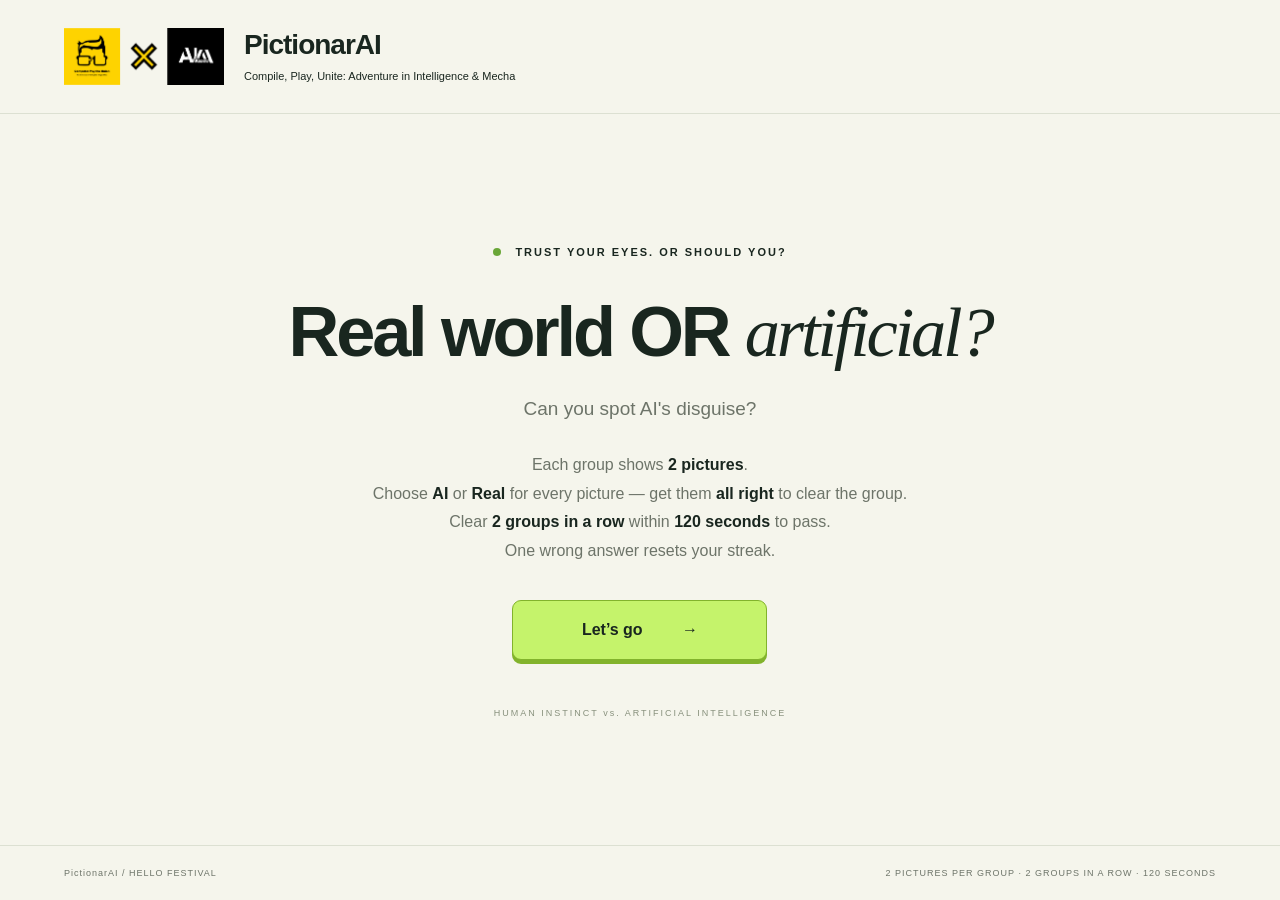
<file: index.html>
<!doctype html>
<html lang="en">
<head>
  <meta charset="UTF-8">
  <meta name="viewport" content="width=device-width, initial-scale=1">
  <title>PictionarAI — AI or Real?</title>
  <link rel="stylesheet" href="style.css">
  <script defer src="config.js"></script>
  <script defer src="quiz.js"></script>
  <script defer src="app.js"></script>
</head>
<body>
  <header><a class="brand" href="#" id="home-link"><img class="crossover-logo" src="assets/crossover-logo-transparent.png" alt="Computer Psycho Union × AI Robotics"><span class="brand-copy"><span class="brand-name">PictionarAI</span><span class="brand-subtitle">Compile, Play, Unite: Adventure in Intelligence &amp; Mecha</span></span></a></header>
  <main>
    <section id="home" class="screen hero">
      <div class="eyebrow"><span class="dot"></span> TRUST YOUR EYES. OR SHOULD YOU?</div>
      <h1>Real world OR <em>artificial?</em></h1>
      <p class="intro">Can you spot AI's disguise?</p>
      <p class="game-rules" id="game-rules"></p>
      <button class="primary" id="start" disabled>Let’s go <span>→</span></button>
      <p id="ready" class="muted" role="status">Loading pictures…</p>
      <div class="hero-note">HUMAN INSTINCT vs. ARTIFICIAL INTELLIGENCE</div>
    </section>

    <section id="game" class="screen game" hidden>
      <div class="game-top"><span id="round" class="eyebrow">GROUP 01</span><span class="score-pill"><span id="score-label">GROUPS</span> <strong id="score">0</strong> / <span id="score-target">2</span> <span class="pill-divider" aria-hidden="true"></span> <span id="timer" class="timer" role="timer">120</span></span><button class="quiet" id="abort" type="button" aria-label="Abort game and return to welcome">Abort</button></div>
      <div id="progress" class="progress" aria-label="Consecutive correct groups"></div>
      <h2 class="game-question">Is each of these AI-generated?</h2>
      <div id="group" class="group"></div>
      <div class="actions"><button class="primary compact" id="judge" disabled>Submit</button></div>
    </section>

    <section id="result" class="screen hero" hidden>
      <h1 id="result-title"></h1><p id="result-description" class="intro"></p>
      <div id="result-rounds" class="result-rounds"></div>
      <button class="primary" id="back-home">Back to Welcome <span>→</span></button>
    </section>
  </main>
  <footer><span>PictionarAI / HELLO FESTIVAL</span><span id="footer-rules"></span></footer>
</body>
</html>
</file>
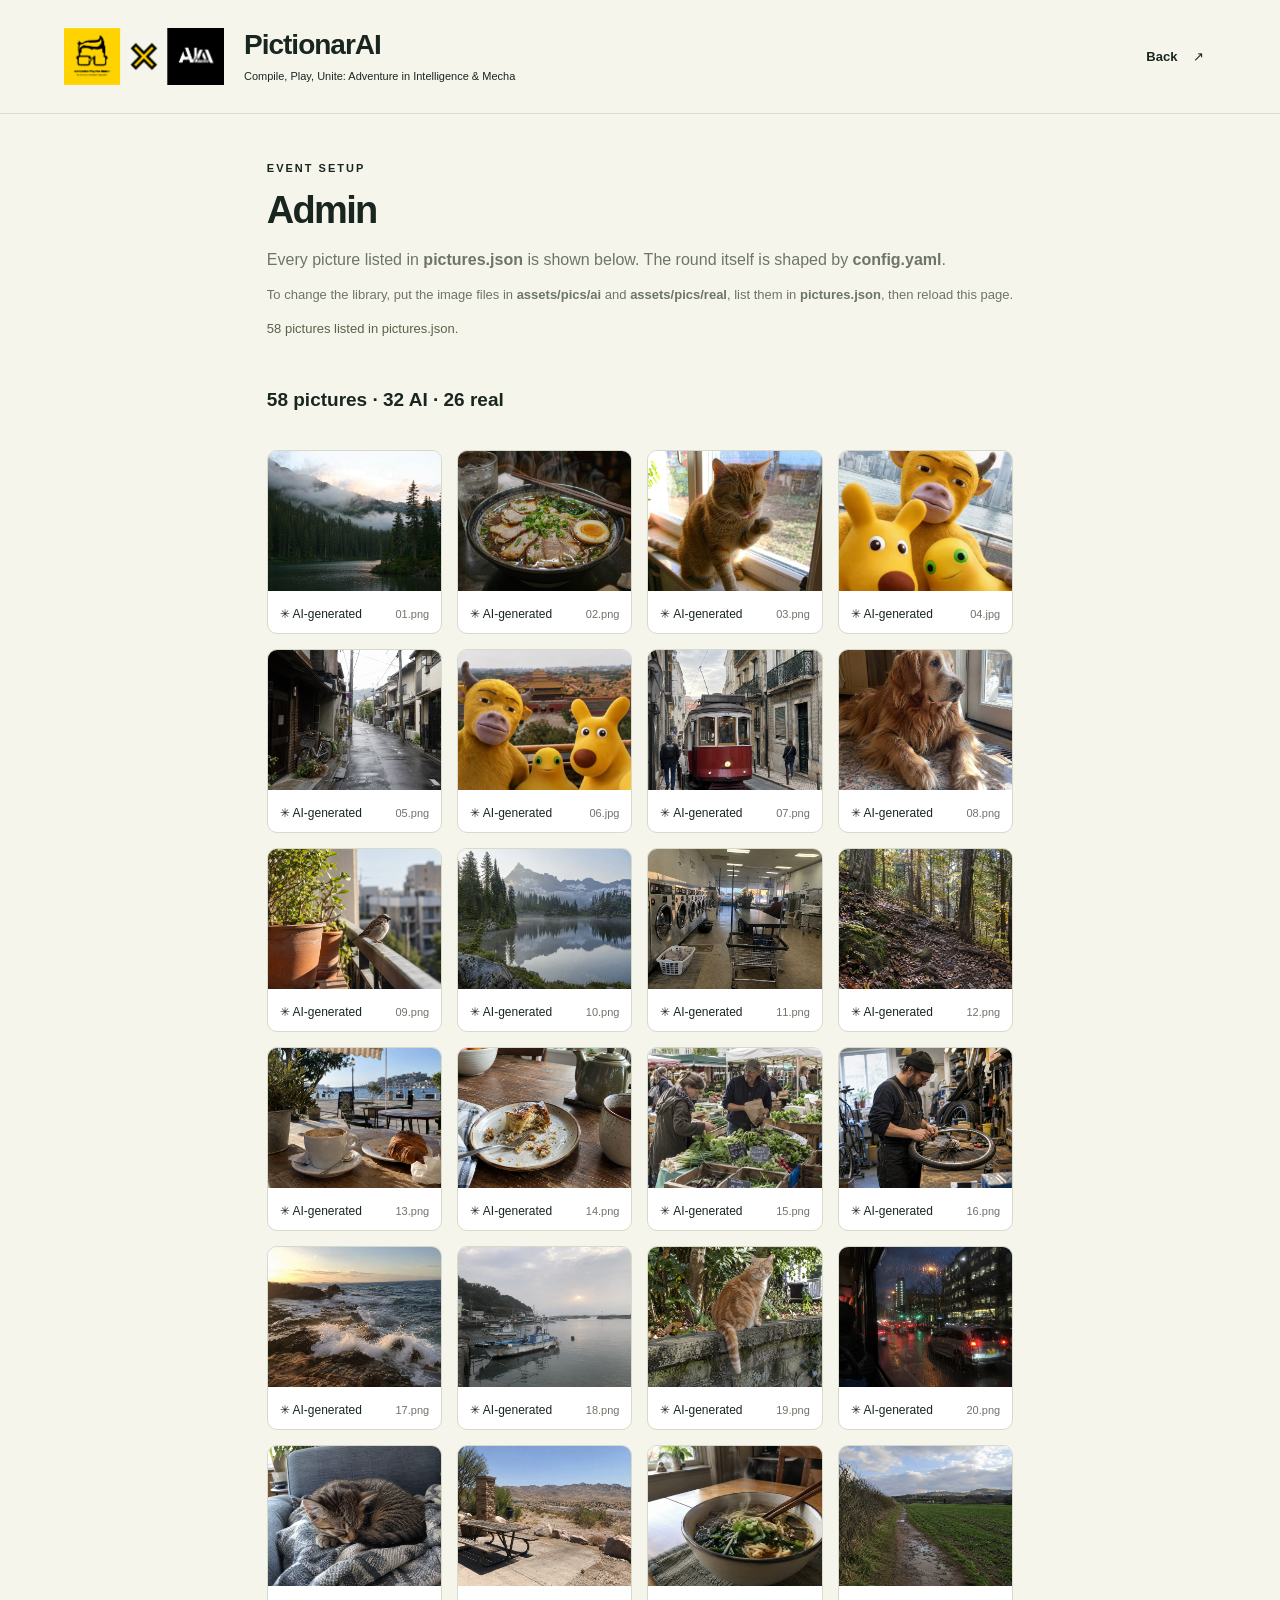
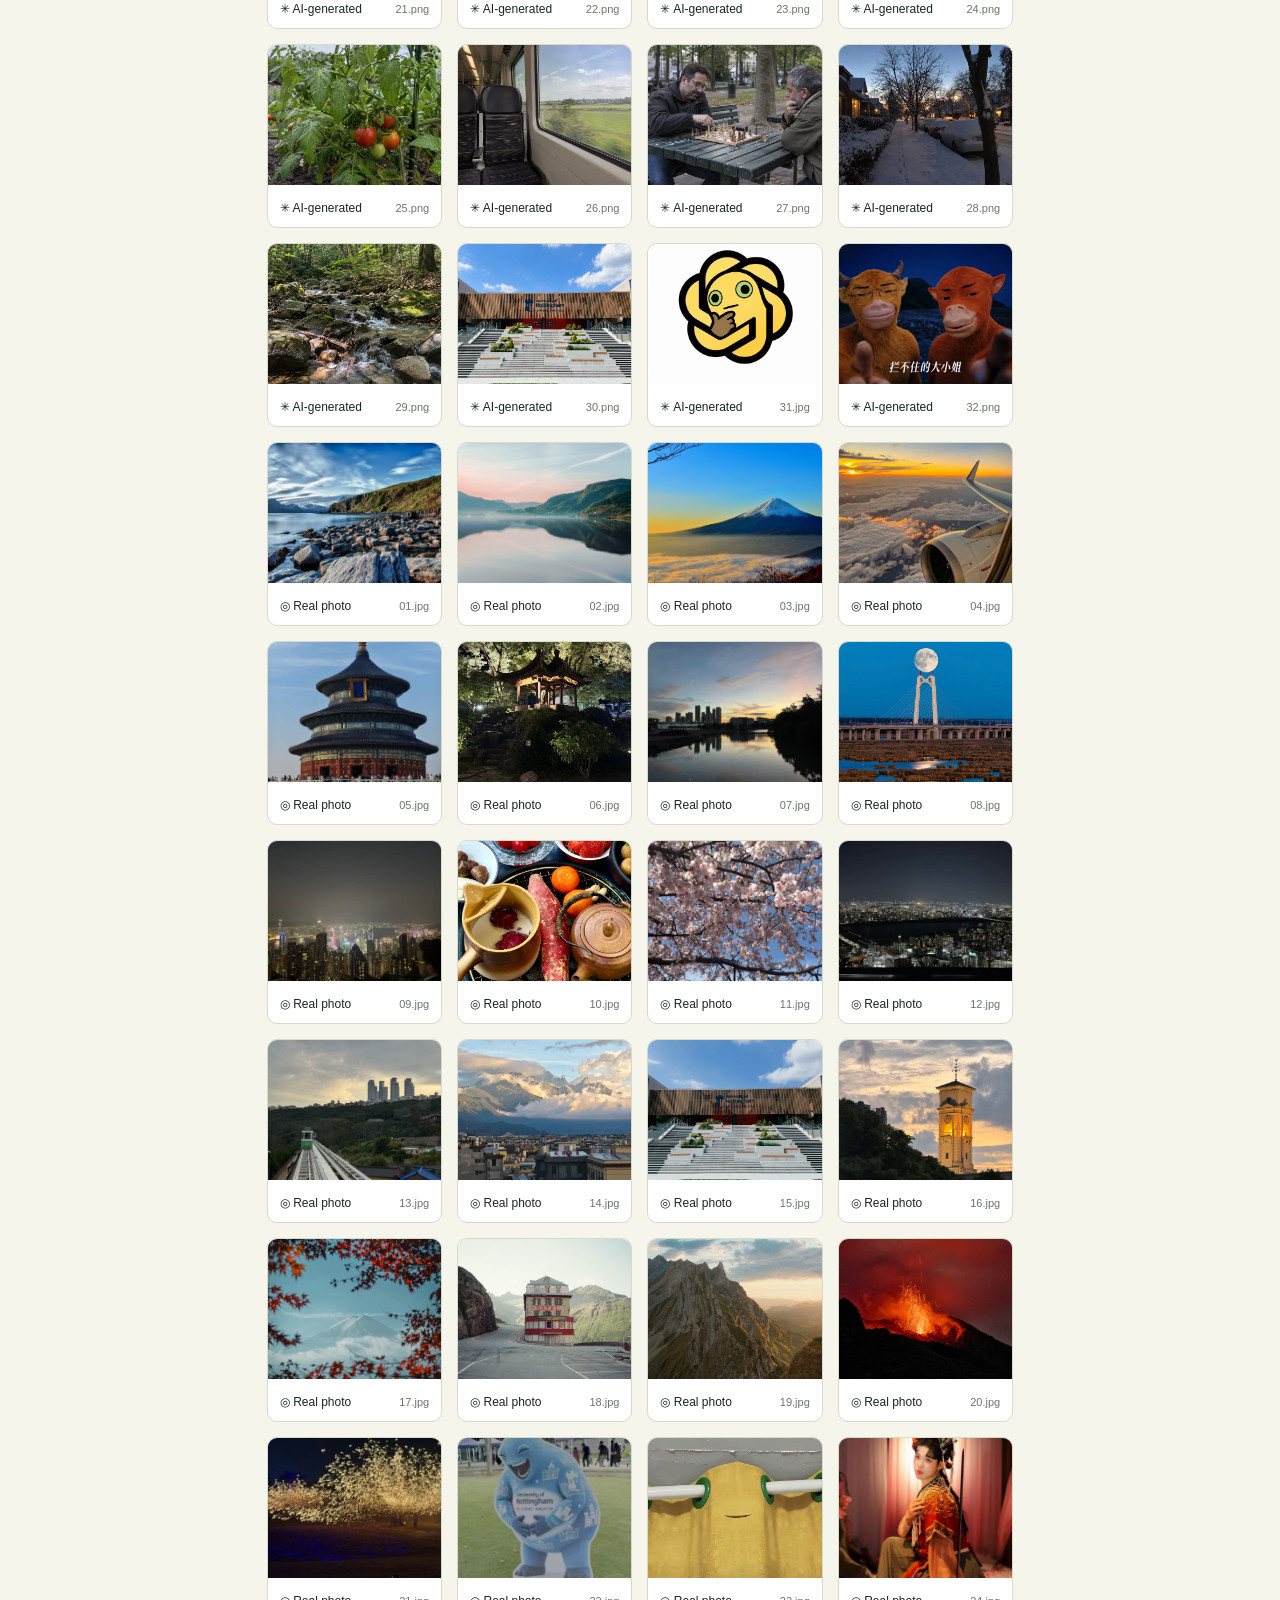
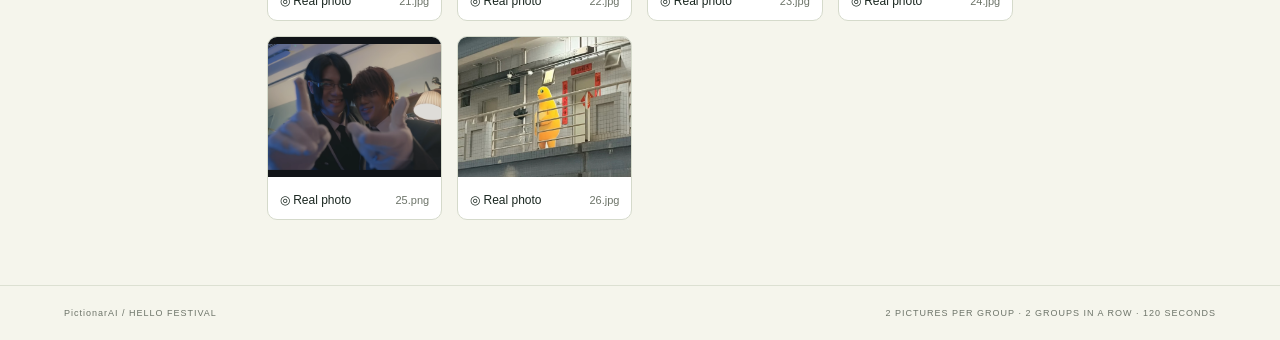
<file: admin.html>
<!doctype html>
<html lang="en">
<head>
  <meta charset="UTF-8">
  <meta name="viewport" content="width=device-width, initial-scale=1">
  <title>PictionarAI — Admin</title>
  <link rel="stylesheet" href="style.css">
  <script>window.PICTIONARAI_START = 'library';</script>
  <script defer src="config.js"></script>
  <script defer src="quiz.js"></script>
  <script defer src="app.js"></script>
</head>
<body>
  <header><a class="brand" href="#" id="home-link"><img class="crossover-logo" src="assets/crossover-logo-transparent.png" alt="Computer Psycho Union × AI Robotics"><span class="brand-copy"><span class="brand-name">PictionarAI</span><span class="brand-subtitle">Compile, Play, Unite: Adventure in Intelligence &amp; Mecha</span></span></a><button class="quiet" id="manage" hidden>Back <span aria-hidden="true">↗</span></button></header>
  <main>
    <section id="library" class="screen" hidden>
      <div class="eyebrow">EVENT SETUP</div><h2>Admin</h2>
      <p class="intro small">Every picture listed in <strong>pictures.json</strong> is shown below. The round itself is shaped by <strong>config.yaml</strong>.</p>
      <p class="muted">To change the library, put the image files in <strong>assets/pics/ai</strong> and <strong>assets/pics/real</strong>, list them in <strong>pictures.json</strong>, then reload this page.</p>
      <p id="storage-note" class="notice" role="status"></p>
      <div class="library-toolbar"><h3 id="library-count">0 pictures</h3></div>
      <div id="gallery" class="gallery"></div>
    </section>
  </main>
  <footer><span>PictionarAI / HELLO FESTIVAL</span><span id="footer-rules"></span></footer>
</body>
</html>
</file>
<file: style.css>
:root {
  font-family: Arial, Helvetica, sans-serif;
  color: #19261f;
  background: #f5f5ec;
  font-synthesis: none;
  --green: #c5f36b;
  --green-deep: #82b32c;
  --ink: #19261f;
  --muted: #6d7469;
}

* {
  box-sizing: border-box;
}

body {
  margin: 0;
  min-height: 100dvh;
  display: grid;
  grid-template-rows: auto 1fr auto;
}

button, input {
  font: inherit;
}

button {
  cursor: pointer;
  touch-action: manipulation;
  -webkit-tap-highlight-color: transparent;
}

button:disabled {
  opacity: .45;
  cursor: not-allowed;
}

button:focus-visible, a:focus-visible {
  outline: 3px solid #517b1b;
  outline-offset: 5px;
}

[hidden] {
  display: none !important;
}

header {
  width: 100%;
  margin: auto;
  padding: 28px 5%;
  display: flex;
  align-items: center;
  justify-content: space-between;
  gap: 20px;
  border-bottom: 1px solid #dce0d2;
}

.brand {
  display: flex;
  align-items: center;
  gap: 10px;
  color: inherit;
  text-decoration: none;
  font-size: 17px;
  font-weight: 900;
  letter-spacing: -.6px;
}

.quiet {
  border: 0;
  background: transparent;
  color: var(--ink);
  padding: 12px;
  font-size: 13px;
  font-weight: 600;
}

.quiet span {
  margin-left: 12px;
}

.quiet#abort {
  border: 1px solid #cdd5c1;
  border-radius: 7px;
  background: #eeefdf;
  padding: 10px 18px;
  color: #4c5b34;
}

.quiet#abort:hover {
  background: #e2e4d1;
  color: var(--ink);
}

main {
  max-width: 1180px;
  margin: auto;
  padding: 48px 32px 65px;
  min-height: auto;
}

.hero {
  text-align: center;
  padding: 22px 0 0;
}

.eyebrow {
  font-size: 11px;
  font-weight: 800;
  letter-spacing: 2px;
}

.dot {
  display: inline-block;
  width: 8px;
  height: 8px;
  background: #69a637;
  border-radius: 50%;
  margin-right: 9px;
}

h1 {
  font-size: clamp(56px, 7.4vw, 98px);
  letter-spacing: -6px;
  line-height: 1.02;
  font-weight: 800;
  margin: 28px 0 22px;
}

h1 em {
  font-family: Georgia, serif;
  font-weight: 400;
}

h2 {
  font-size: 38px;
  letter-spacing: -1.7px;
  margin: 15px 0;
}

h3 {
  font-size: 19px;
}

.intro {
  font-size: 19px;
  line-height: 1.6;
  color: var(--muted);
  margin: 0;
}

.intro.small {
  font-size: 16px;
  max-width: 680px;
}

.primary {
  background: var(--green);
  color: var(--ink);
  border: 1px solid var(--green-deep);
  border-radius: 9px;
  padding: 20px 28px;
  min-width: 255px;
  font-weight: 700;
  font-size: 16px;
  box-shadow: 0 4px 0 var(--green-deep);
  margin-bottom: 4px;
  transform: translateY(0);
  transition: transform .07s ease-out, box-shadow .07s ease-out;
}

.primary:hover:not(:disabled) {
  background: #b5e659;
}

.primary:active:not(:disabled),
.primary.pressing:not(:disabled) {
  transform: translateY(3px);
  box-shadow: 0 1px 0 var(--green-deep);
  transition: none;
}

.primary span {
  margin-left: 35px;
}

.primary.compact {
  min-width: 0;
  padding: 13px 23px;
  font-size: 14px;
}

.muted {
  font-size: 13px;
  line-height: 1.6;
  color: var(--muted);
}

#ready {
  margin-top: 21px;
}

.hero-note {
  font-size: 9px;
  letter-spacing: 2px;
  color: #88917d;
  margin-top: 44px;
}

footer {
  border-top: 1px solid #dce0d2;
  display: flex;
  justify-content: space-between;
  gap: 16px;
  padding: 22px 5%;
  font-size: 9px;
  letter-spacing: 1px;
  color: var(--muted);
}

.notice {
  font-size: 13px;
  color: #596348;
  line-height: 1.6;
}

.library-toolbar {
  display: flex;
  justify-content: space-between;
  align-items: center;
  margin: 30px 0 20px;
}

.gallery {
  display: grid;
  grid-template-columns: repeat(auto-fill, minmax(170px, 1fr));
  gap: 15px;
}

.tile {
  border: 1px solid #d5dacb;
  border-radius: 10px;
  overflow: hidden;
  background: #fff;
}

.tile img {
  width: 100%;
  height: 140px;
  object-fit: cover;
}

.tile-bottom {
  padding: 12px;
  display: flex;
  align-items: center;
  justify-content: space-between;
  gap: 5px;
  font-size: 12px;
}

.tile button {
  border: 0;
  background: #f1f2ea;
  border-radius: 5px;
  padding: 7px;
  color: #782f2f;
}

.game {
  max-width: 960px;
  margin: auto;
}

.game-top {
  display: flex;
  justify-content: space-between;
  align-items: center;
  gap: 12px;
}

.game-top > * {
  flex: 0 0 auto;
}

.score-pill {
  border: 1px solid #cdd5c1;
  border-radius: 30px;
  padding: 10px 18px;
  font-size: 11px;
  letter-spacing: 1px;
}

.score-pill strong {
  font-size: 17px;
  margin-left: 10px;
}

.progress {
  display: flex;
  gap: 7px;
  margin: 18px 0 25px;
}

.progress span {
  position: relative;
  height: 5px;
  flex: 1;
  background: #dfe3d6;
  border-radius: 5px;
}

.progress span::after {
  content: "";
  position: absolute;
  inset: 0;
  border-radius: inherit;
  background: #8ac440;
  transform: scaleX(0);
  transform-origin: left center;
  transition: transform .35s ease, background-color .35s ease;
}

.progress span.correct::after {
  transform: scaleX(1);
}

/* Fixed mode records every scheduled group, so a group that was not clean
   stays filled in red instead of emptying the bar. */
.progress span.missed::after {
  transform: scaleX(1);
  background: #d98b7a;
}

.pill-divider {
  display: inline-block;
  width: 1px;
  height: 11px;
  margin: 0 10px;
  vertical-align: -1px;
  background: #cdd5c1;
}

.timer {
  font-size: 15px;
  font-weight: 800;
  font-variant-numeric: tabular-nums;
  border-radius: 5px;
  padding: 3px 7px;
  margin: -3px -7px;
  transition: color .2s ease;
}

.timer.urgent {
  color: #c0392b;
}

.game-question {
  font-size: 20px;
  letter-spacing: -.4px;
  text-align: center;
  margin: 0 0 20px;
}

.group {
  display: grid;
  /* --group-columns is set by layoutGroup() from the rules and the screen
     width, so changing group-size or rotating a device reshapes the grid
     without touching this file. */
  grid-template-columns: repeat(var(--group-columns, 3), 1fr);
  gap: var(--group-gap, 16px);
}

/* When the columns do not divide the group evenly, the last card sits alone on
   its own row. Spanning the row and capping the width keeps it the same size
   as the cards above while centring it. The cap mirrors the grid maths: one
   column out of N, minus the gaps between them. */
.group-card.lone {
  grid-column: 1 / -1;
  width: calc((100% - (var(--group-columns, 3) - 1) * var(--group-gap, 16px)) / var(--group-columns, 3));
  margin: 0 auto;
}

/* The card itself is only the perspective container. Its frame, fill and
   border live on each face, so the whole card turns as one piece instead of
   the artwork rotating inside a static frame. */
.group-card {
  perspective: 1100px;
}

.card-inner {
  position: relative;
  transform-style: preserve-3d;
  transition: transform .6s cubic-bezier(.4, .2, .2, 1);
}

/* Used for one frame while the revealed reverse is promoted to the front,
   so the reset to rotateY(0) happens instantly instead of animating back. */
.card-inner.no-flip {
  transition: none;
}

.group-card.flipped .card-inner {
  transform: rotateY(-180deg);
}

.card-face {
  border: 1px solid #d9dece;
  border-radius: 14px;
  background: #eef0e3;
  overflow: hidden;
  backface-visibility: hidden;
  -webkit-backface-visibility: hidden;
  transition: border-color .2s ease, background-color .2s ease;
}

.group-card.right .card-face {
  border-color: #8ac440;
  background: #eef5e0;
}

.group-card.wrong .card-face {
  border-color: #ca8872;
  background: #f7ebe0;
}

/* A wrong card shakes once as the verdict appears, so the card that was
   missed is obvious at a glance. The class is cleared as the round moves on
   and set again on the next miss, which replays the animation each time.
   Only translateX is used: the card is also a perspective container, and
   rotating it here would fight the flip that comes a moment later. */
@keyframes card-shake {
  0%, 100% { transform: translateX(0); }
  20% { transform: translateX(-7px); }
  40% { transform: translateX(7px); }
  60% { transform: translateX(-5px); }
  80% { transform: translateX(5px); }
}

.group-card.wrong {
  animation: card-shake .45s ease-in-out;
}

/* The reverse carries the next group's picture and buttons, so it mirrors
   the front exactly and only differs by being rotated away. */
.card-front,
.card-back {
  display: block;
}

.card-back {
  position: absolute;
  inset: 0;
  transform: rotateY(-180deg);
  box-sizing: border-box;
}

.group-frame {
  position: relative;
  aspect-ratio: 4 / 3;
  background: #e8eadf;
  overflow: hidden;
}

/* A group of one picture spans the whole width, so on a tablet the 4:3 frame
   grows taller than the rest of the stage. Capping its height keeps the
   picture and the verdict buttons on screen together. The width is capped
   instead of the height, so the frame keeps its 4:3 shape rather than being
   squashed. */
.group.single .group-frame {
  width: min(100%, 62vh);
  margin: 0 auto;
}

.group-frame img {
  width: 100%;
  height: 100%;
  object-fit: cover;
  display: block;
}

.verdict {
  display: grid;
  grid-template-columns: 1fr 1fr;
  gap: 8px;
  padding: 12px;
}

.verdict-button {
  --face: #f6cfcf;
  --edge: #c98a8a;
  background: var(--face);
  border: 1px solid var(--edge);
  border-radius: 9px;
  color: #0a140d;
  padding: 14px 12px;
  font-size: 16px;
  font-weight: 800;
  letter-spacing: 0;
  box-shadow: 0 4px 0 var(--edge);
  margin-bottom: 4px;
  transform: translateY(0);
  transition: transform .07s ease-out, box-shadow .07s ease-out, background-color .07s ease-out;
}

.verdict-button.real {
  --face: #ccdcf2;
  --edge: #8aa8ce;
}

.verdict-button.ai:hover:not(:disabled):not(.selected):not(.missed) {
  background-color: #f0bdbd;
}

.verdict-button.real:hover:not(:disabled):not(.selected):not(.missed) {
  background-color: #b8cdec;
}

.verdict-button:active:not(:disabled),
.verdict-button.pressing:not(:disabled) {
  transform: translateY(3px);
  box-shadow: 0 1px 0 var(--edge);
  transition: none;
}

.verdict-button.selected,
.verdict-button.answer {
  --face: var(--green);
  --edge: var(--green-deep);
}

.verdict-button:disabled {
  opacity: 1;
  cursor: default;
}

/* The wrong pick is painted the same red as a failed Next button, so the two
   read as the same verdict rather than as two different states. */
.verdict-button.missed {
  --face: #d96b6b;
  --edge: #a13f3f;
  color: #fff;
}

/* On a card that was answered correctly, the option that was not picked is
   dimmed rather than left in its pastel colour. A pastel button still reads
   as a live choice, so dimming it leaves the green pick standing alone. */
.verdict-button.dimmed {
  --face: #e3e3db;
  --edge: #c1c1b7;
  color: #8c8c81;
}

.actions {
  display: flex;
  justify-content: center;
  margin-top: 20px;
}

#judge {
  min-width: 255px;
  max-width: 100%;
  position: relative;
}

/* After a group is scored the same button becomes Next. It turns green when
   the whole group was right and red when it was not, so the verdict is
   readable from the button alone.
 *
 *  The properties are set directly rather than through --face and --edge:
 *  .primary hard-codes those colours instead of reading variables, so
 *  overriding the variables alone would change nothing. */
#judge.next {
  background-color: var(--green);
  border-color: var(--green-deep);
  box-shadow: 0 4px 0 var(--green-deep);
}

/* Every state here sets background-color rather than the background shorthand.
   The shorthand would wipe out the wash layer that #judge.next.wrong puts in
   background-image, so hovering or pressing mid-count would erase it. */
#judge.next:hover:not(:disabled) {
  background-color: var(--green);
}

/* On a wrong answer a light wash fills the whole button as the automatic Next
   approaches. The round clock is paused for the same three seconds, so
   reading the verdict costs the participant no time.
 *
 *  The wash is a background layer rather than an overlay element: a pseudo
 *  element would sit on top of the label and hide it, and pushing it behind
 *  the label is not possible because the button's own background would then
 *  cover it. Stretching the background layer from the left leaves the text
 *  fully legible for the whole three seconds. */
#judge.next.wrong {
  background-color: #d96b6b;
  background-image: linear-gradient(rgba(255, 255, 255, .38), rgba(255, 255, 255, .38));
  background-repeat: no-repeat;
  background-position: left center;
  background-size: 0% 100%;
  border-color: #a13f3f;
  box-shadow: 0 4px 0 #a13f3f;
  color: #fff;
}

#judge.next.wrong:hover:not(:disabled) {
  background-color: #d96b6b;
}

#judge.next.wrong.running {
  background-size: 100% 100%;
  /* --auto-next is set from config.yaml, so the wash always takes as long as
     the round actually waits before moving on. */
  transition: background-size var(--auto-next, 5s) linear;
}

/* The pressed state of .primary hard-codes the green shadow, which would show
   a green edge under a red Next button. */
#judge.next.wrong:active:not(:disabled),
#judge.next.wrong.pressing:not(:disabled) {
  box-shadow: 0 1px 0 #a13f3f;
  background-color: #d96b6b;
}

#judge.next:active:not(:disabled),
#judge.next.pressing:not(:disabled) {
  box-shadow: 0 1px 0 var(--green-deep);
}

#result h1 {
  font-size: 64px;
  letter-spacing: -3px;
  margin-top: 22px;
}

.result-rounds {
  display: flex;
  justify-content: center;
  gap: 10px;
  margin-bottom: 35px;
}

@media (max-width: 650px) {
  header {
    padding: 18px 20px;
  }

  .brand {
    font-size: 14px;
  }

  main {
    padding: 30px 20px 45px;
  }

  h1 {
    letter-spacing: -3px;
  }

  .game-top {
    flex-wrap: wrap;
    gap: 10px;
  }

  .game-top .eyebrow {
    flex: 1 1 auto;
  }

  .verdict {
    grid-template-columns: 1fr;
    gap: 6px;
    padding: 8px;
  }

  .verdict-button {
    padding: 12px 10px;
    font-size: 14px;
    box-shadow: 0 3px 0 var(--edge);
    margin-bottom: 3px;
  }

  .group-frame {
    aspect-ratio: 1;
  }

  .result-rounds {
    gap: 5px;
  }

  footer {
    flex-direction: column;
    align-items: center;
    font-size: 8px;
  }

  #result h1 {
    font-size: 50px;
  }

}

.game-rules {
  max-width: 620px;
  margin: 26px auto 34px;
  font-size: 16px;
  line-height: 1.8;
  color: var(--muted);
}

.game-rules strong {
  color: var(--ink);
  font-weight: 700;
}

.brand {
  gap: 20px;
  min-width: 0;
}

.crossover-logo {
  display: block;
  width: 160px;
  height: auto;
  flex-shrink: 0;
}

.brand-copy {
  display: flex;
  flex-direction: column;
  gap: 7px;
  min-width: 0;
}

.brand-name {
  font-size: 28px;
  letter-spacing: -1px;
}

.brand-subtitle {
  font-size: 11px;
  font-weight: 400;
  letter-spacing: 0;
  line-height: 1.5;
}

.quiet#manage {
  flex-shrink: 0;
}

#home h1 {
  white-space: nowrap;
  font-size: clamp(20px, 5.5vw, 72px);
  letter-spacing: -.045em;
  margin: 38px 0 26px;
}

@media (max-width: 800px) {
  header {
    flex-wrap: wrap;
    gap: 12px;
  }

  .crossover-logo {
    width: 120px;
  }

  .brand-name {
    font-size: 24px;
  }

  .brand-subtitle {
    max-width: 340px;
  }

  .brand {
    gap: 12px;
  }

}

@media (max-width: 450px) {
  .crossover-logo {
    width: 90px;
  }

  .brand-name {
    font-size: 22px;
  }

  .brand-subtitle {
    font-size: 10px;
  }

  .brand {
    width: 100%;
  }

  #manage {
    margin-left: auto;
  }

  #home h1 {
    font-size: 5.5vw;
  }

  .score-pill {
    padding: 8px 12px;
    letter-spacing: .5px;
  }

  .score-pill strong {
    font-size: 15px;
    margin-left: 6px;
  }

  .pill-divider {
    margin: 0 7px;
  }

  .game-top #abort {
    margin-left: auto;
  }

  .verdict-button {
    padding: 11px 8px;
    font-size: 13px;
  }

}

.tile-file {
  color: var(--muted);
  font-size: 11px;
  overflow: hidden;
  text-overflow: ellipsis;
  white-space: nowrap;
  max-width: 45%;
}

.ribbon-stage {
  position: fixed;
  inset: 0;
  overflow: hidden;
  pointer-events: none;
  perspective: 800px;
  z-index: 999;
}

.ribbon {
  position: absolute;
  top: -12vh;
  border-radius: 2px;
  opacity: .95;
  animation-name: ribbon-fall;
  animation-timing-function: ease-in;
  animation-fill-mode: forwards;
}

@keyframes ribbon-fall {
  from {
    transform: translate3d(0, 0, 0) rotateX(0) rotateY(0) rotateZ(0);
  }

  to {
    transform: translate3d(var(--drift), 118vh, 0) rotateX(var(--tumble)) rotateY(var(--spin)) rotateZ(var(--spin));
  }
}
</file>
